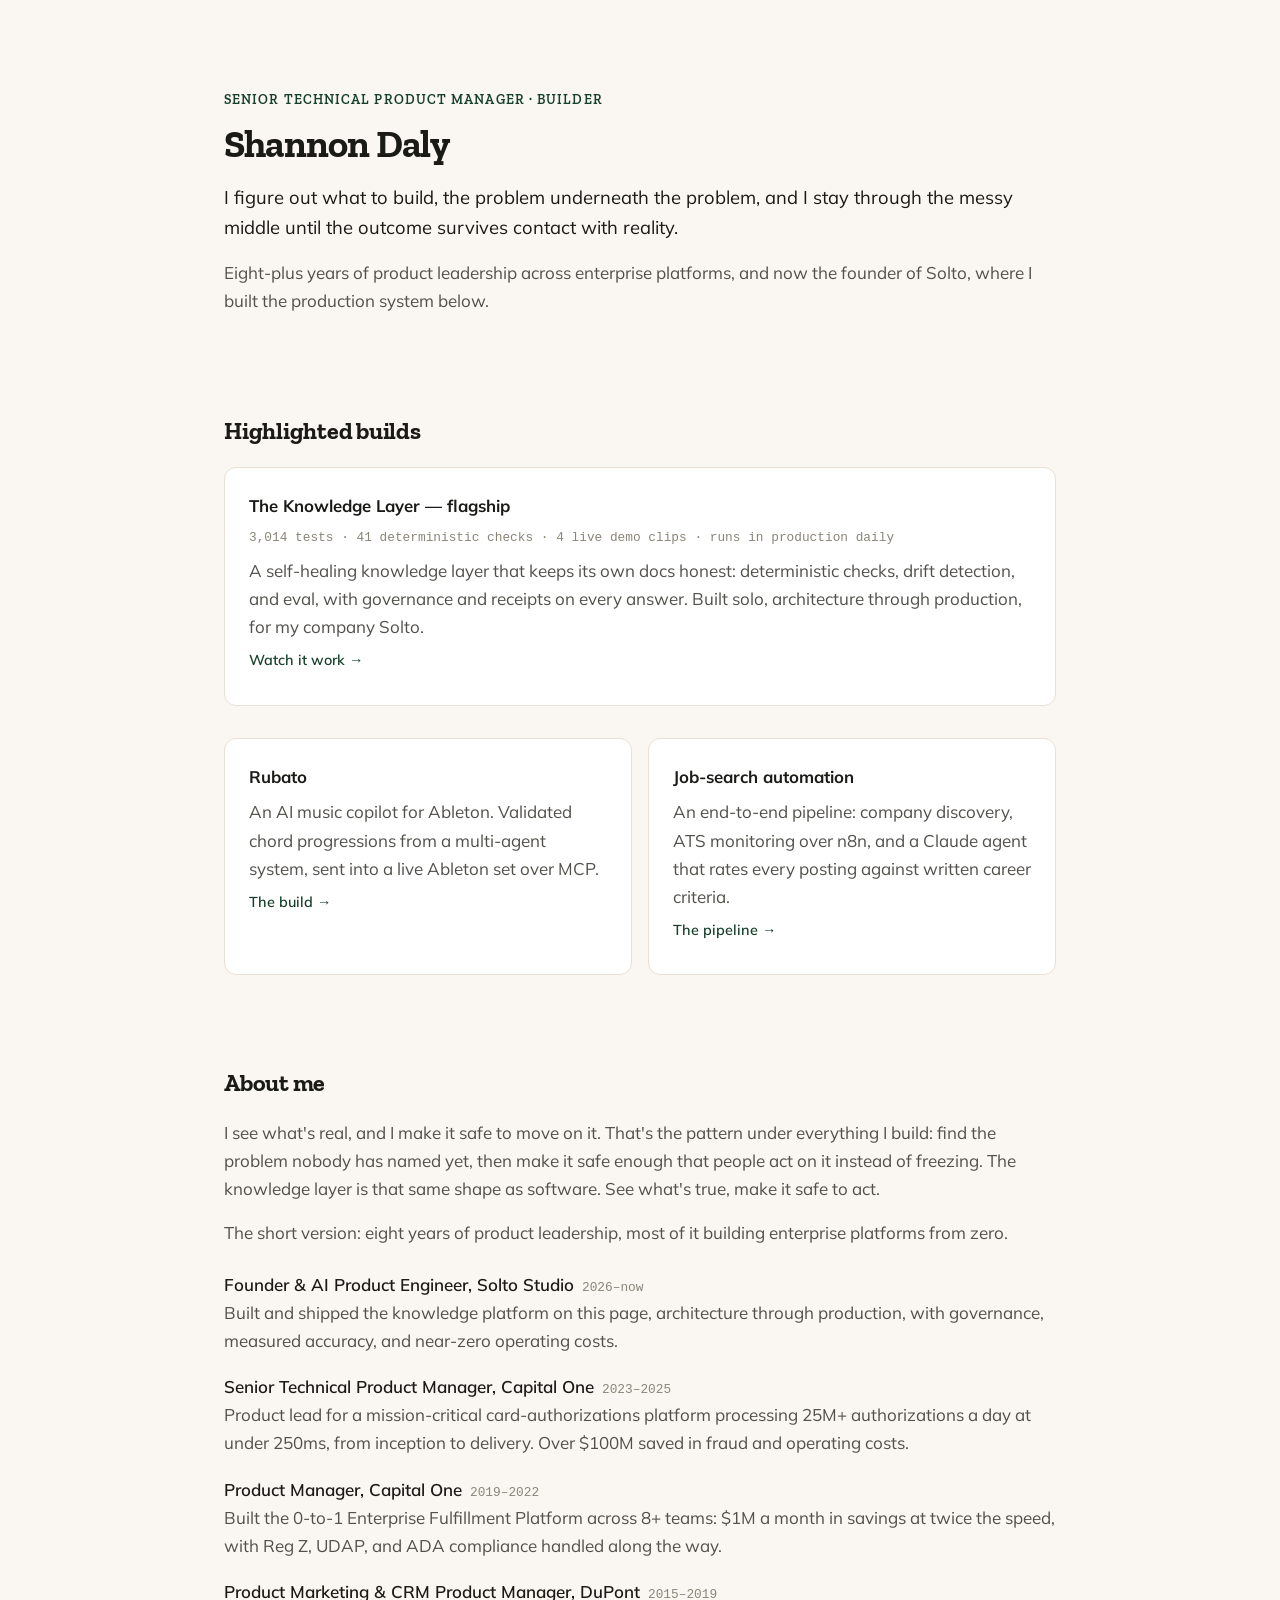
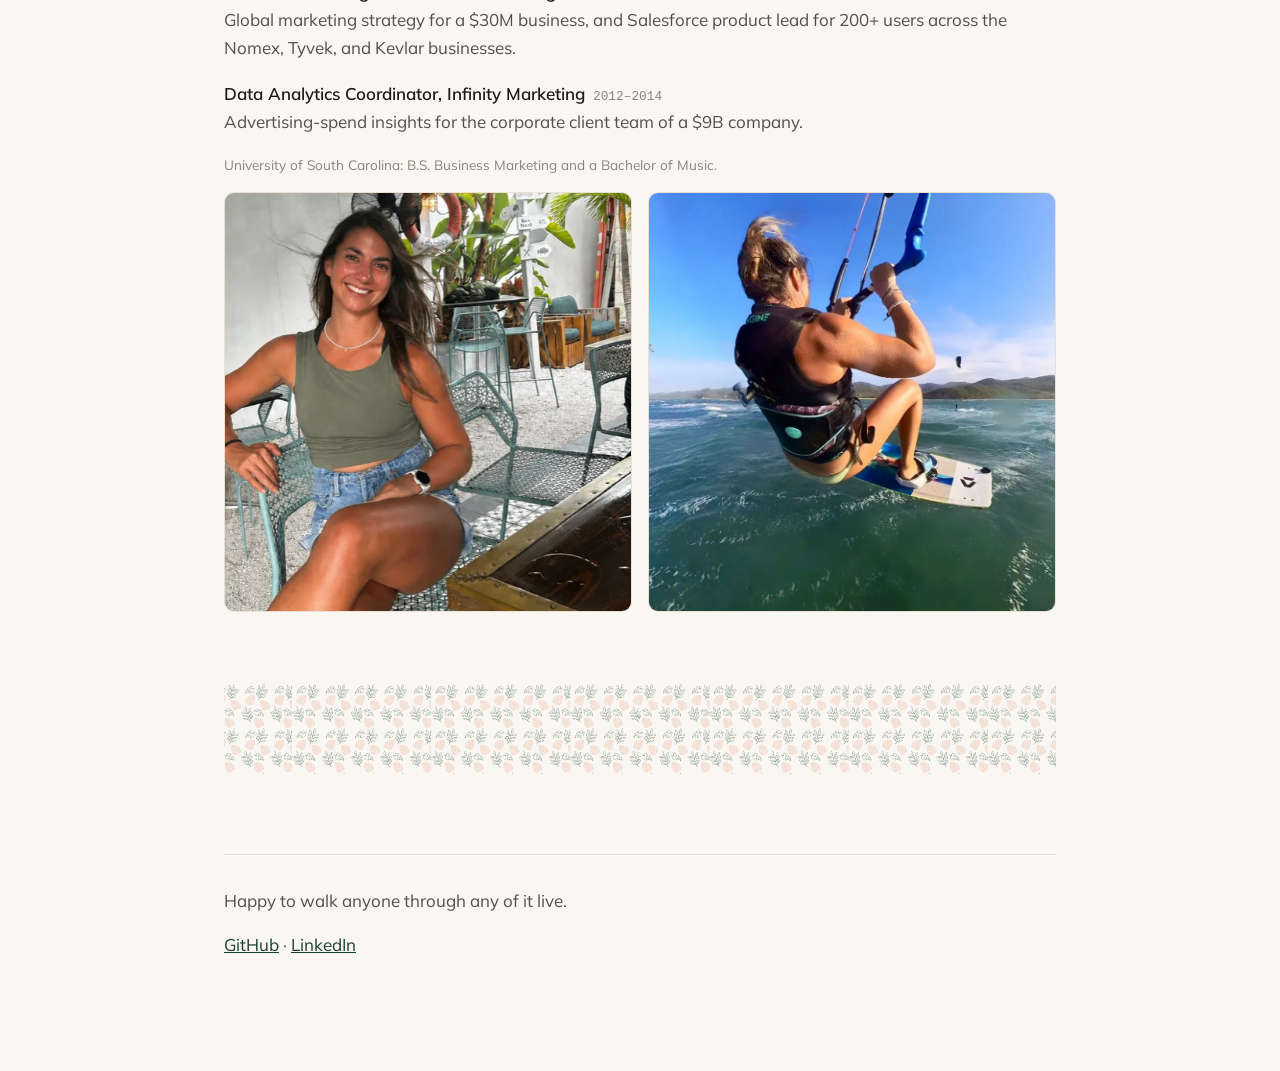
<file: index.html>
<!doctype html>
<html lang="en">
<head>
<meta charset="utf-8">
<meta name="viewport" content="width=device-width, initial-scale=1">
<title>Shannon Daly</title>
<meta name="description" content="Shannon Daly, Senior Technical Product Manager and builder. Highlighted builds: a production self-healing knowledge layer with live demos, Rubato, and an end-to-end job-search machine.">
<link rel="preconnect" href="https://fonts.googleapis.com">
<link rel="preconnect" href="https://fonts.gstatic.com" crossorigin>
<link href="https://fonts.googleapis.com/css2?family=Mulish:wght@400;600;700&family=Zilla+Slab:wght@500;600;700&display=swap" rel="stylesheet">
<link rel="stylesheet" href="/assets/style.css">
</head>
<body>
<main>
<header class="hero">
  <div class="kicker">Senior Technical Product Manager · Builder</div>
  <h1>Shannon Daly</h1>
  <p class="lede" style="margin-top:16px">I figure out what to build, the problem underneath the problem, and I stay through the messy middle until the outcome survives contact with reality.</p>
  <p>Eight-plus years of product leadership across enterprise platforms, and now the founder of Solto, where I built the production system below.</p>
</header>


<h2>Highlighted builds</h2>
<a class="build-card" href="/knowledge-layer/">
  <h3>The Knowledge Layer — flagship</h3>
  <div class="ministats">3,014 tests · 41 deterministic checks · 4 live demo clips · runs in production daily</div>
  <p>A self-healing knowledge layer that keeps its own docs honest: deterministic checks, drift detection, and eval, with governance and receipts on every answer. Built solo, architecture through production, for my company Solto.</p>
  <p class="go">Watch it work →</p>
</a>
<div class="cols">
  <a class="build-card" href="/rubato/">
    <h3>Rubato</h3>
    <p>An AI music copilot for Ableton. Validated chord progressions from a multi-agent system, sent into a live Ableton set over MCP.</p>
    <p class="go">The build →</p>
  </a>
  <a class="build-card" href="/job-search/">
    <h3>Job-search automation</h3>
    <p>An end-to-end pipeline: company discovery, ATS monitoring over n8n, and a Claude agent that rates every posting against written career criteria.</p>
    <p class="go">The pipeline →</p>
  </a>
</div>

<h2>About me</h2>
<p>I see what's real, and I make it safe to move on it. That's the pattern under everything I build: find the problem nobody has named yet, then make it safe enough that people act on it instead of freezing. The knowledge layer is that same shape as software. See what's true, make it safe to act.</p>
<p>The short version: eight years of product leadership, most of it building enterprise platforms from zero.</p>
<ul class="xp">
  <li><span class="role">Founder &amp; AI Product Engineer, Solto Studio</span><span class="yrs">2026–now</span><br>Built and shipped the knowledge platform on this page, architecture through production, with governance, measured accuracy, and near-zero operating costs.</li>
  <li><span class="role">Senior Technical Product Manager, Capital One</span><span class="yrs">2023–2025</span><br>Product lead for a mission-critical card-authorizations platform processing 25M+ authorizations a day at under 250ms, from inception to delivery. Over $100M saved in fraud and operating costs.</li>
  <li><span class="role">Product Manager, Capital One</span><span class="yrs">2019–2022</span><br>Built the 0-to-1 Enterprise Fulfillment Platform across 8+ teams: $1M a month in savings at twice the speed, with Reg Z, UDAP, and ADA compliance handled along the way.</li>
  <li><span class="role">Product Marketing &amp; CRM Product Manager, DuPont</span><span class="yrs">2015–2019</span><br>Global marketing strategy for a $30M business, and Salesforce product lead for 200+ users across the Nomex, Tyvek, and Kevlar businesses.</li>
  <li><span class="role">Data Analytics Coordinator, Infinity Marketing</span><span class="yrs">2012–2014</span><br>Advertising-spend insights for the corporate client team of a $9B company.</li>
</ul>
<p class="note">University of South Carolina: B.S. Business Marketing and a Bachelor of Music.</p>
<div class="cols photos">
  <img src="docs/images/shannon-daly.webp" alt="Shannon Daly" width="518" height="800">
  <img src="docs/images/shannon-kitesurf.webp" alt="Shannon kitesurfing, mid-jump" width="846" height="1000">
</div>


<div class="pattern-band" aria-hidden="true"></div>
<footer>
  <p>Happy to walk anyone through any of it live.</p>
  <p><a href="https://github.com/shannonldaly">GitHub</a> · <a href="https://www.linkedin.com/in/shannon-daly-85306243/">LinkedIn</a></p>
</footer>
</main>
</body>
</html>
</file>
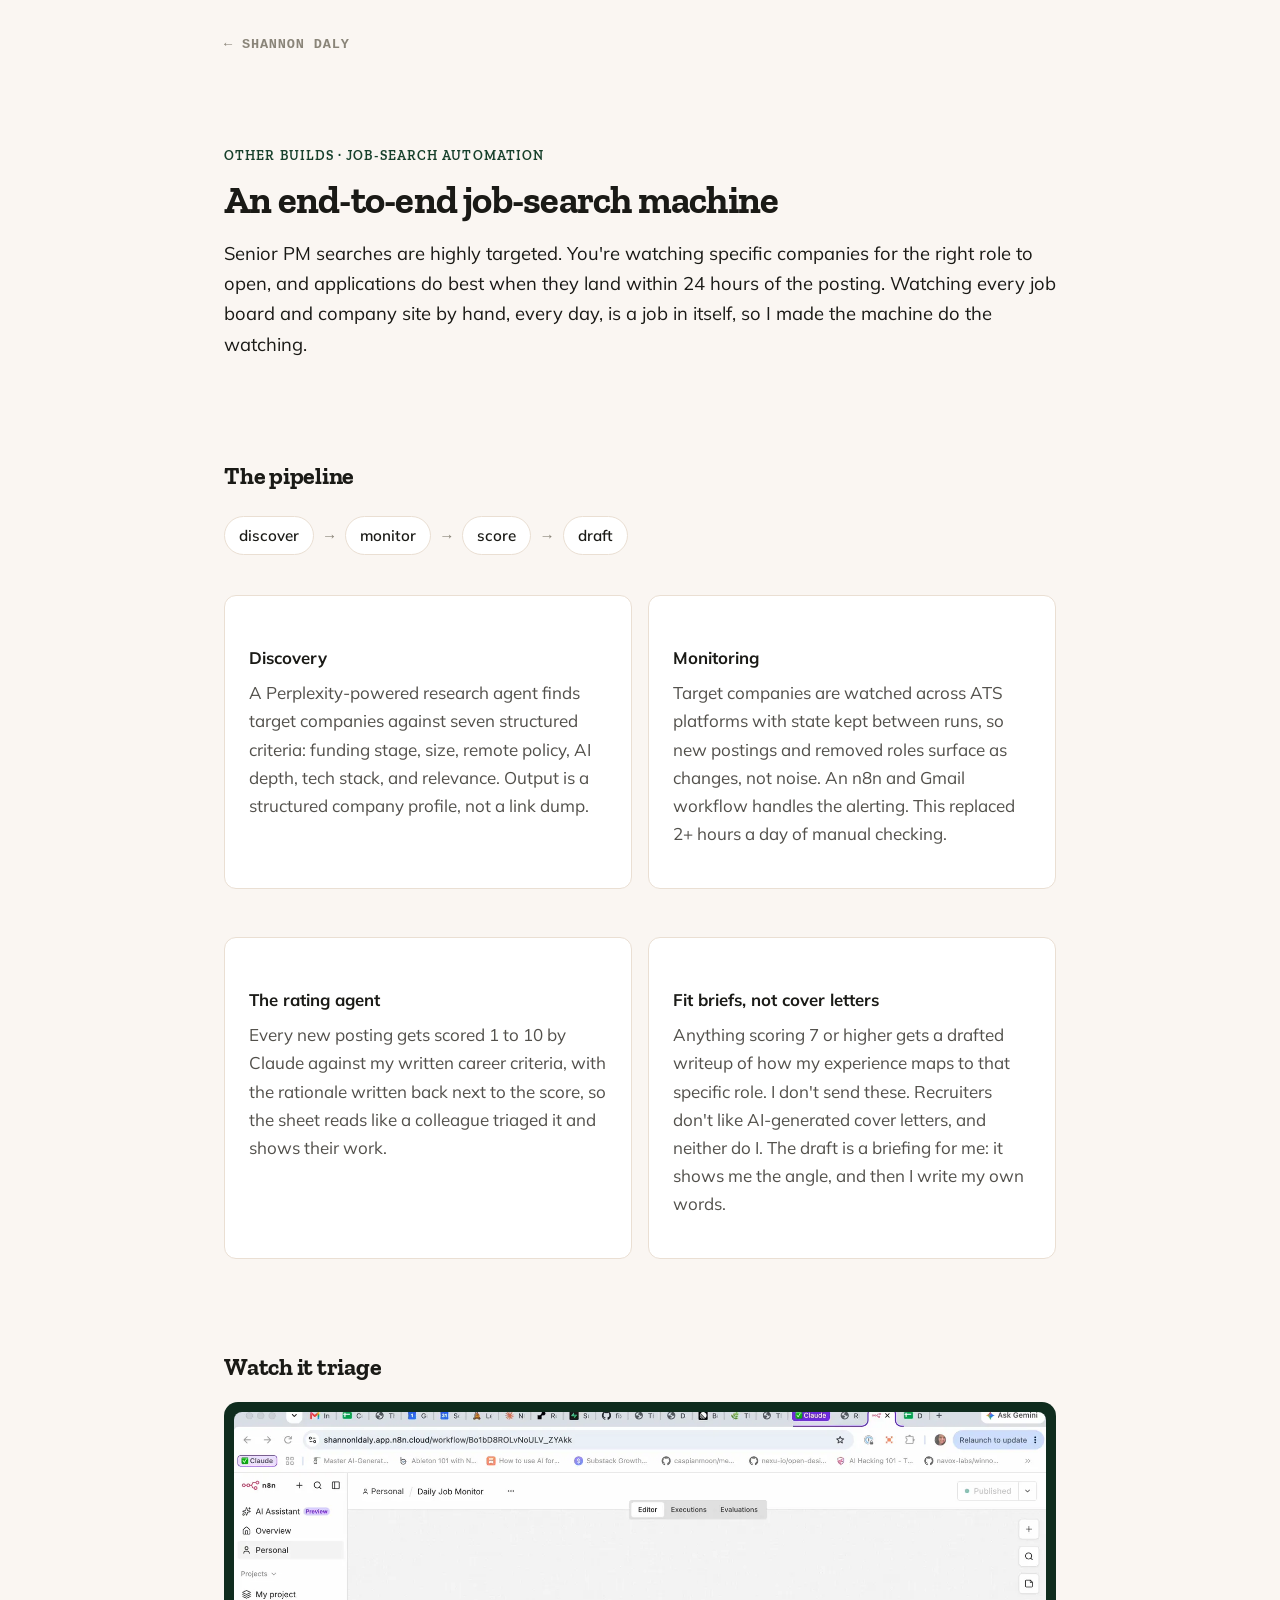
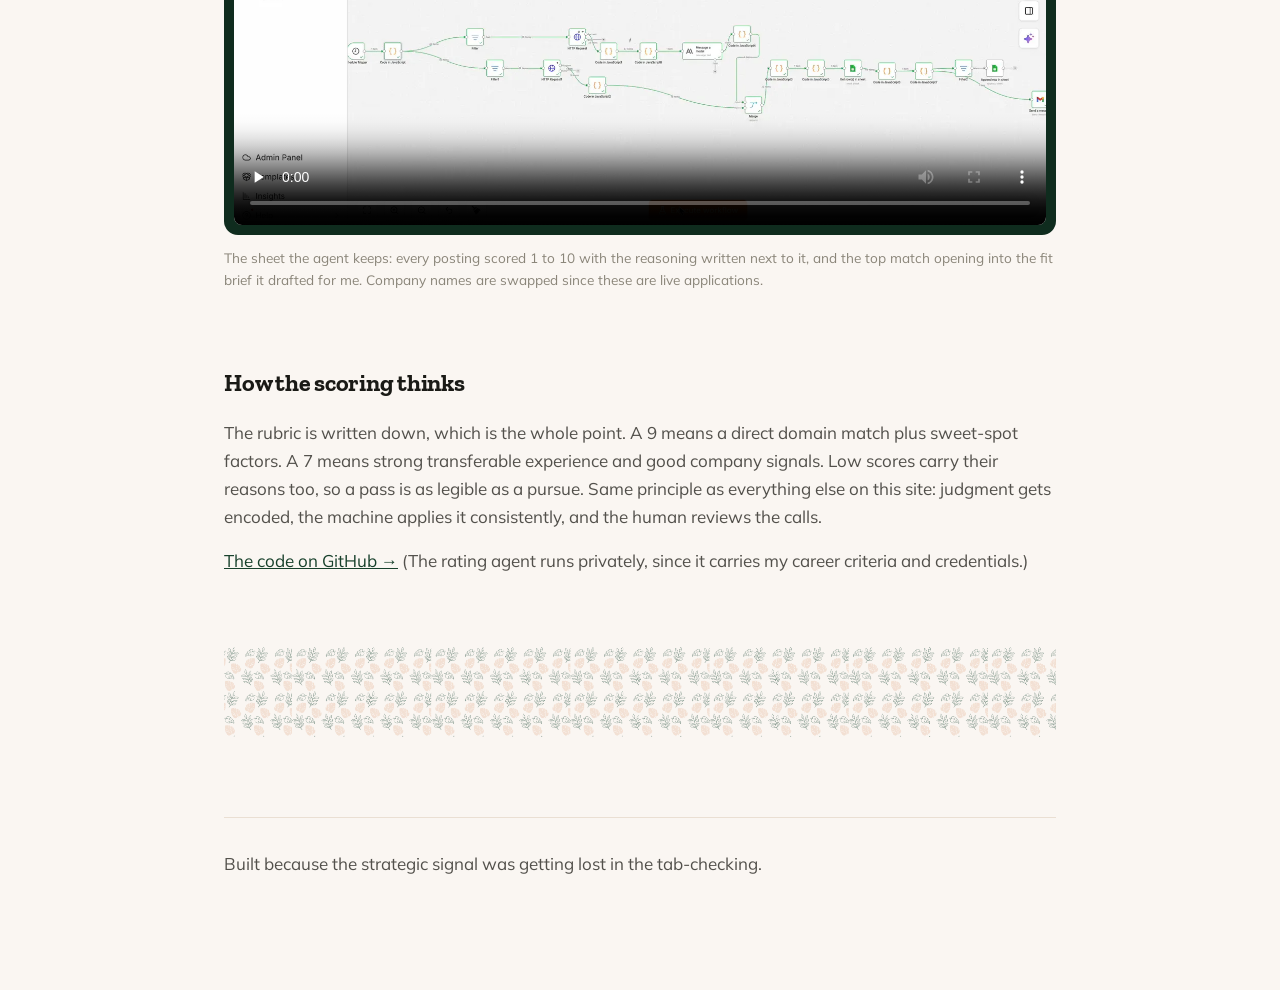
<file: job-search/index.html>
<!doctype html>
<html lang="en">
<head>
<meta charset="utf-8">
<meta name="viewport" content="width=device-width, initial-scale=1">
<title>Job-Search Automation · Shannon Daly</title>
<meta name="description" content="An end-to-end job-search machine: Perplexity-powered discovery, ATS monitoring with n8n and Gmail, and a Claude rating agent that scores postings against written career criteria.">
<link rel="preconnect" href="https://fonts.googleapis.com">
<link rel="preconnect" href="https://fonts.gstatic.com" crossorigin>
<link href="https://fonts.googleapis.com/css2?family=Mulish:wght@400;600;700&family=Zilla+Slab:wght@500;600;700&display=swap" rel="stylesheet">
<link rel="stylesheet" href="/assets/style.css">
</head>
<body>
<nav class="site"><a href="/">← SHANNON DALY</a></nav>
<main>
<header class="hero">
  <div class="kicker">Other builds · Job-search automation</div>
  <h1>An end-to-end job-search machine</h1>
  <p class="lede" style="margin-top:16px">Senior PM searches are highly targeted. You're watching specific companies for the right role to open, and applications do best when they land within 24 hours of the posting. Watching every job board and company site by hand, every day, is a job in itself, so I made the machine do the watching.</p>
</header>

<h2>The pipeline</h2>
<div class="loop">
  <span>discover</span><span class="arrow">→</span>
  <span>monitor</span><span class="arrow">→</span>
  <span>score</span><span class="arrow">→</span>
  <span>draft</span>
</div>
<div class="cols">
  <div class="card"><h3>Discovery</h3><p>A Perplexity-powered research agent finds target companies against seven structured criteria: funding stage, size, remote policy, AI depth, tech stack, and relevance. Output is a structured company profile, not a link dump.</p></div>
  <div class="card"><h3>Monitoring</h3><p>Target companies are watched across ATS platforms with state kept between runs, so new postings and removed roles surface as changes, not noise. An n8n and Gmail workflow handles the alerting. This replaced 2+ hours a day of manual checking.</p></div>
  <div class="card"><h3>The rating agent</h3><p>Every new posting gets scored 1 to 10 by Claude against my written career criteria, with the rationale written back next to the score, so the sheet reads like a colleague triaged it and shows their work.</p></div>
  <div class="card"><h3>Fit briefs, not cover letters</h3><p>Anything scoring 7 or higher gets a drafted writeup of how my experience maps to that specific role. I don't send these. Recruiters don't like AI-generated cover letters, and neither do I. The draft is a briefing for me: it shows me the angle, and then I write my own words.</p></div>
</div>

<h2>Watch it triage</h2>
<div class="demo-block" style="margin-bottom:2rem">
<figure>
  <div class="frame">
    <video controls preload="none" playsinline width="1600" height="814" poster="/docs/media/job-search-flow-poster.webp">
      <source src="/docs/media/job-search-flow.mp4" type="video/mp4">
    </video>
  </div>
  <figcaption>The sheet the agent keeps: every posting scored 1 to 10 with the reasoning written next to it, and the top match opening into the fit brief it drafted for me. Company names are swapped since these are live applications.</figcaption>
</figure>
</div>

<h2>How the scoring thinks</h2>
<p>The rubric is written down, which is the whole point. A 9 means a direct domain match plus sweet-spot factors. A 7 means strong transferable experience and good company signals. Low scores carry their reasons too, so a pass is as legible as a pursue. Same principle as everything else on this site: judgment gets encoded, the machine applies it consistently, and the human reviews the calls.</p>

<p><a href="https://github.com/shannonldaly/job-search-automation">The code on GitHub →</a> (The rating agent runs privately, since it carries my career criteria and credentials.)</p>

<div class="pattern-band" aria-hidden="true"></div>
<footer>
  <p>Built because the strategic signal was getting lost in the tab-checking.</p>
</footer>
</main>
</body>
</html>
</file>
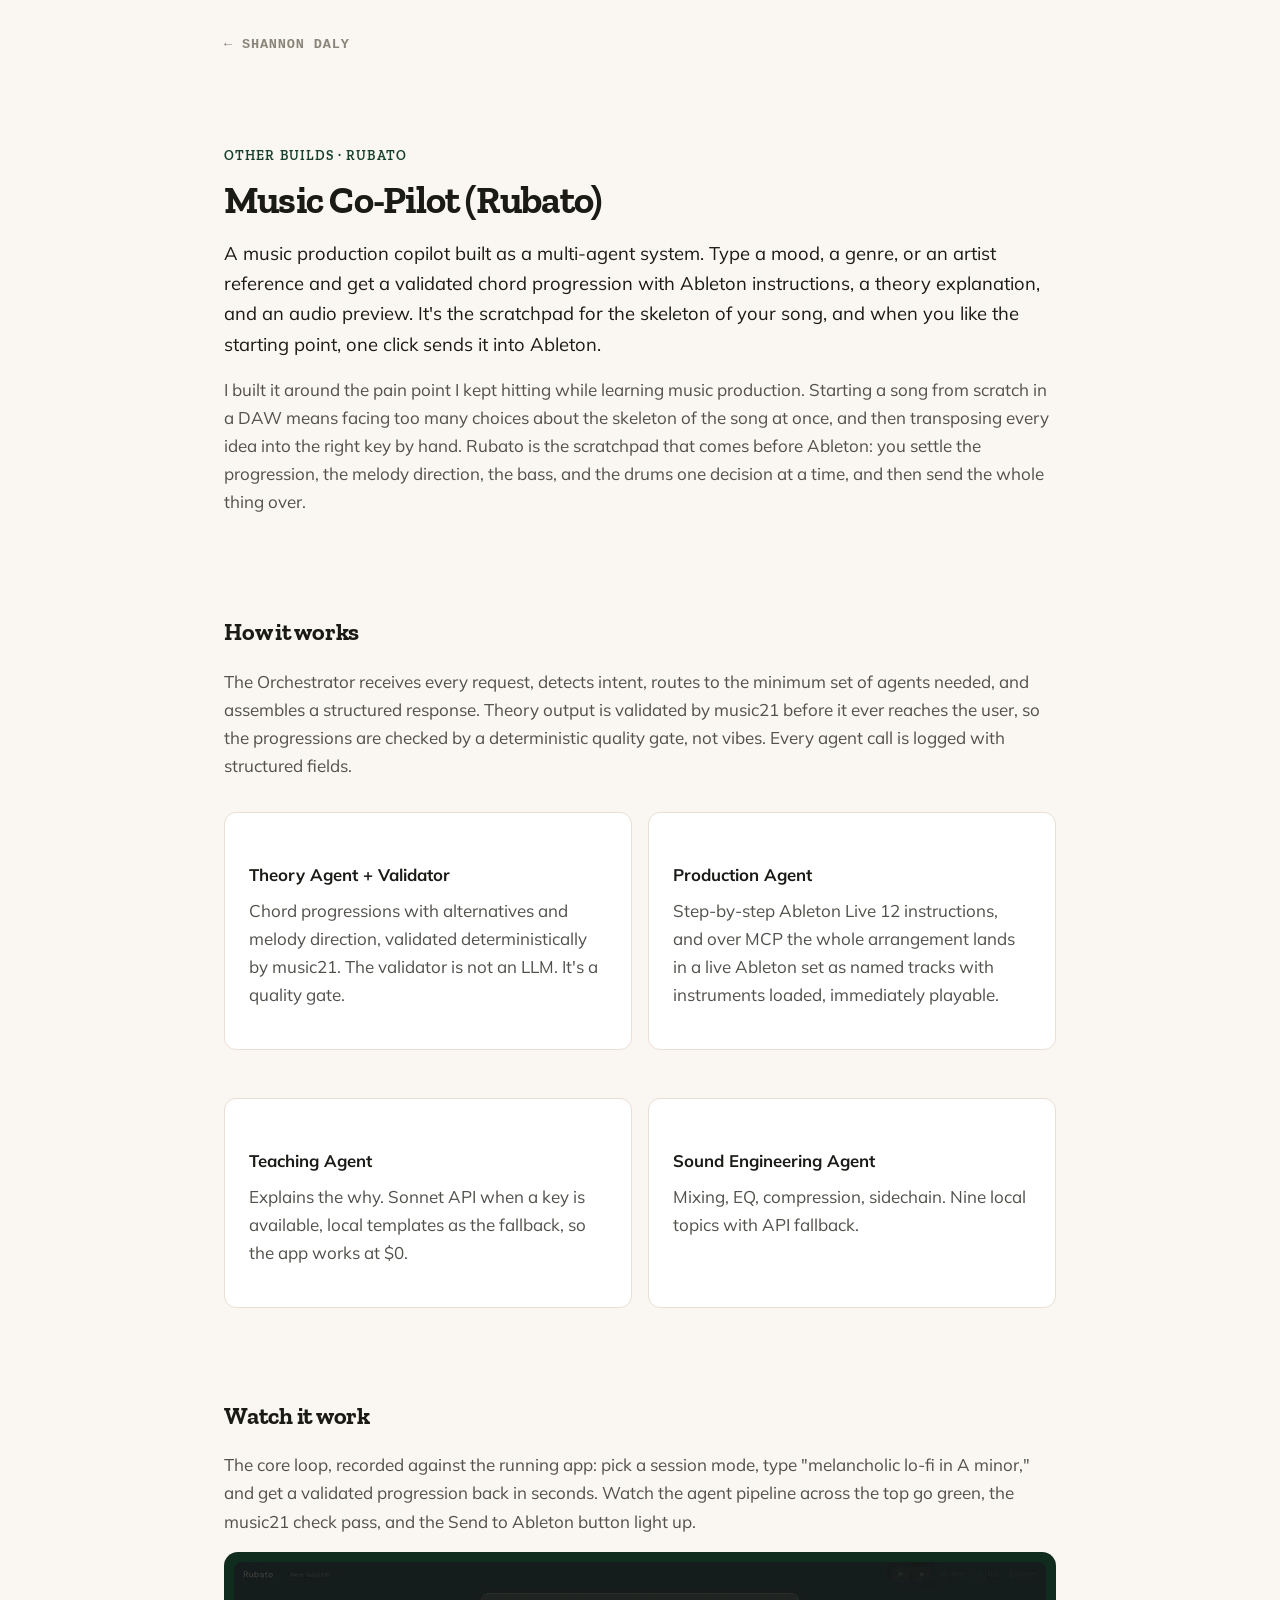
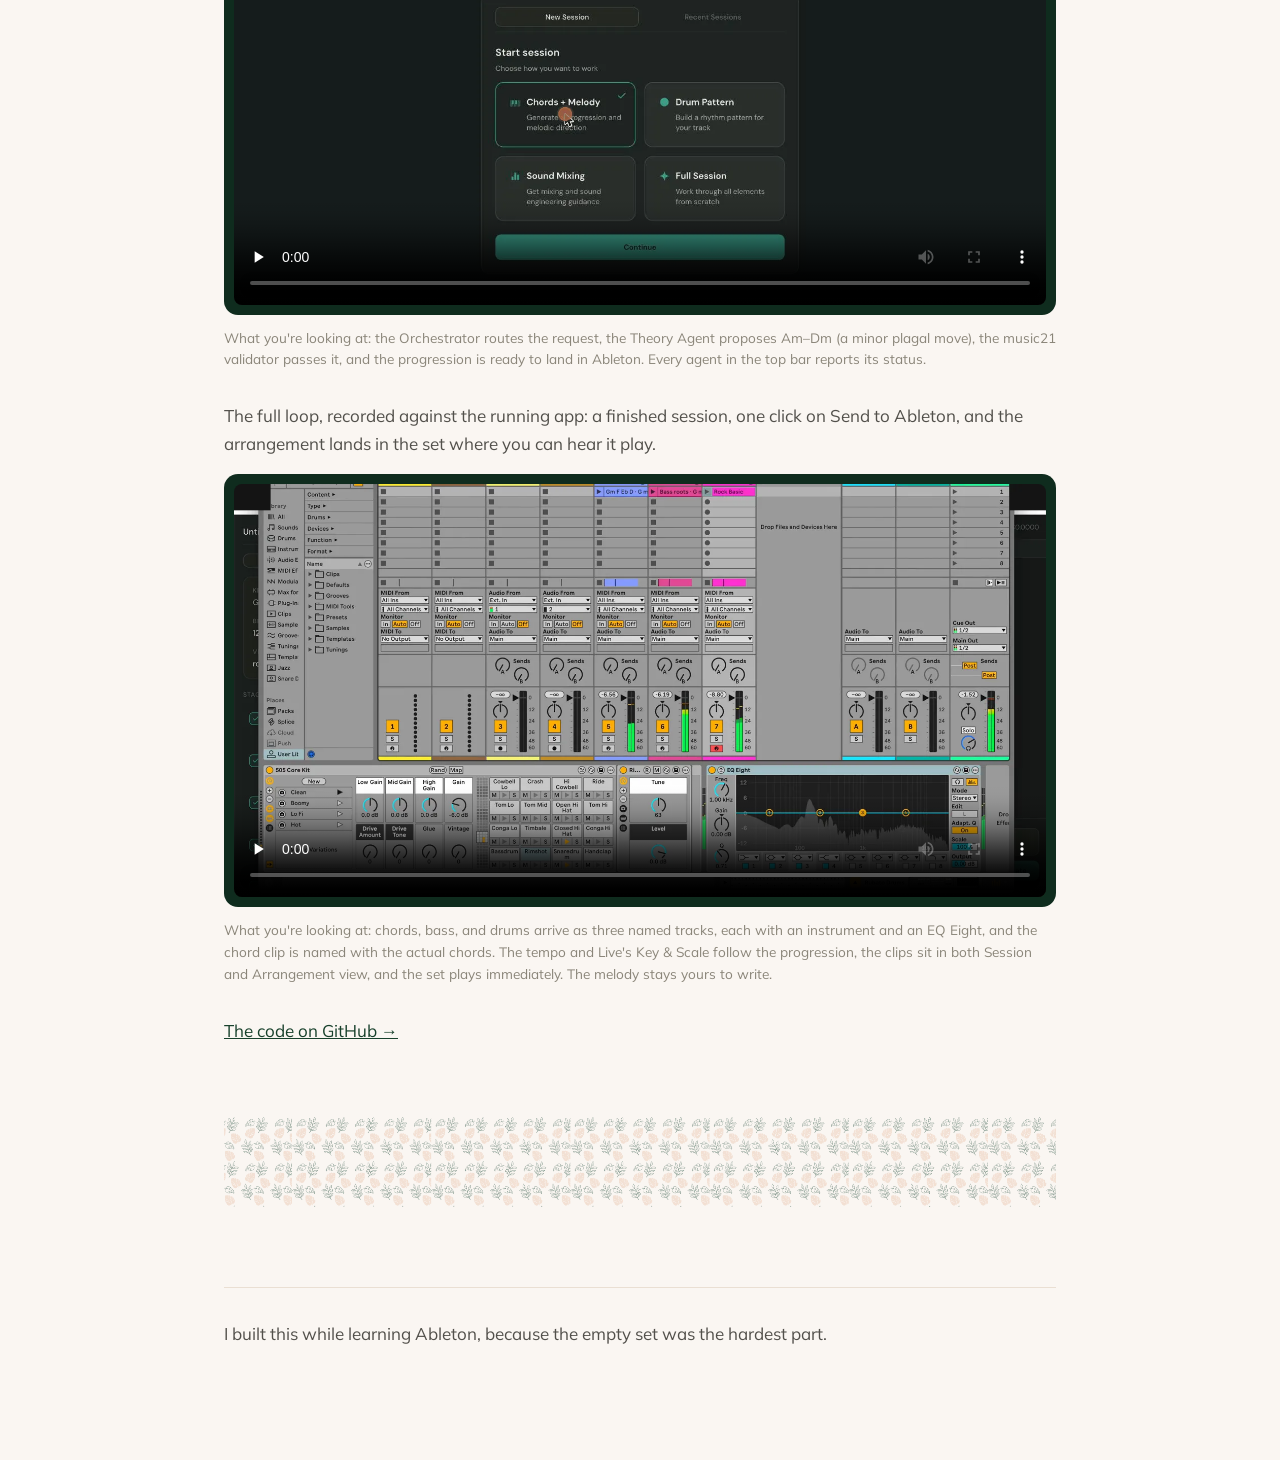
<file: rubato/index.html>
<!doctype html>
<html lang="en">
<head>
<meta charset="utf-8">
<meta name="viewport" content="width=device-width, initial-scale=1">
<title>Rubato · Shannon Daly</title>
<meta name="description" content="Rubato, a music production copilot for Ableton: validated chord progressions from a multi-agent system, with the whole arrangement sent into a live Ableton set over MCP.">
<link rel="preconnect" href="https://fonts.googleapis.com">
<link rel="preconnect" href="https://fonts.gstatic.com" crossorigin>
<link href="https://fonts.googleapis.com/css2?family=Mulish:wght@400;600;700&family=Zilla+Slab:wght@500;600;700&display=swap" rel="stylesheet">
<link rel="stylesheet" href="/assets/style.css">
</head>
<body>
<nav class="site"><a href="/">← SHANNON DALY</a></nav>
<main>
<header class="hero">
  <div class="kicker">Other builds · Rubato</div>
  <h1>Music Co-Pilot (Rubato)</h1>
  <p class="lede" style="margin-top:16px">A music production copilot built as a multi-agent system. Type a mood, a genre, or an artist reference and get a validated chord progression with Ableton instructions, a theory explanation, and an audio preview. It's the scratchpad for the skeleton of your song, and when you like the starting point, one click sends it into Ableton.</p>
  <p>I built it around the pain point I kept hitting while learning music production. Starting a song from scratch in a DAW means facing too many choices about the skeleton of the song at once, and then transposing every idea into the right key by hand. Rubato is the scratchpad that comes before Ableton: you settle the progression, the melody direction, the bass, and the drums one decision at a time, and then send the whole thing over.</p>
</header>

<h2>How it works</h2>
<p>The Orchestrator receives every request, detects intent, routes to the minimum set of agents needed, and assembles a structured response. Theory output is validated by music21 before it ever reaches the user, so the progressions are checked by a deterministic quality gate, not vibes. Every agent call is logged with structured fields.</p>
<div class="cols">
  <div class="card"><h3>Theory Agent + Validator</h3><p>Chord progressions with alternatives and melody direction, validated deterministically by music21. The validator is not an LLM. It's a quality gate.</p></div>
  <div class="card"><h3>Production Agent</h3><p>Step-by-step Ableton Live 12 instructions, and over MCP the whole arrangement lands in a live Ableton set as named tracks with instruments loaded, immediately playable.</p></div>
  <div class="card"><h3>Teaching Agent</h3><p>Explains the why. Sonnet API when a key is available, local templates as the fallback, so the app works at $0.</p></div>
  <div class="card"><h3>Sound Engineering Agent</h3><p>Mixing, EQ, compression, sidechain. Nine local topics with API fallback.</p></div>
</div>

<h2>Watch it work</h2>
<p>The core loop, recorded against the running app: pick a session mode, type "melancholic lo-fi in A minor," and get a validated progression back in seconds. Watch the agent pipeline across the top go green, the music21 check pass, and the Send to Ableton button light up.</p>
<div class="demo-block" style="margin-bottom:2rem">
<figure>
  <div class="frame">
    <video controls preload="none" playsinline width="1432" height="604" poster="/docs/media/rubato-core-loop-poster.webp">
      <source src="/docs/media/rubato-core-loop.mp4" type="video/mp4">
    </video>
  </div>
  <figcaption>What you're looking at: the Orchestrator routes the request, the Theory Agent proposes Am–Dm (a minor plagal move), the music21 validator passes it, and the progression is ready to land in Ableton. Every agent in the top bar reports its status.</figcaption>
</figure>
</div>
<p>The full loop, recorded against the running app: a finished session, one click on Send to Ableton, and the arrangement lands in the set where you can hear it play.</p>
<div class="demo-block" style="margin-bottom:2rem">
<figure>
  <div class="frame">
    <video controls preload="none" playsinline width="1600" height="814" poster="/docs/media/rubato-arrangement-poster.webp">
      <source src="/docs/media/rubato-arrangement.mp4" type="video/mp4">
    </video>
  </div>
  <figcaption>What you're looking at: chords, bass, and drums arrive as three named tracks, each with an instrument and an EQ Eight, and the chord clip is named with the actual chords. The tempo and Live's Key &amp; Scale follow the progression, the clips sit in both Session and Arrangement view, and the set plays immediately. The melody stays yours to write.</figcaption>
</figure>
</div>

<p><a href="https://github.com/shannonldaly/music-copilot">The code on GitHub →</a></p>

<div class="pattern-band" aria-hidden="true"></div>
<footer>
  <p>I built this while learning Ableton, because the empty set was the hardest part.</p>
</footer>
</main>
</body>
</html>
</file>
<file: assets/style.css>
:root {
    --bg: #faf6f2; --surface: #ffffff; --ink: #1a1a16; --ink-2: #52504b;
    --ink-3: #8a8579; --line: #eadfd3; --accent: #17402b; --accent-2: #eacab7;
    --accent-3: #94c8c4; --accent-ink: #ffffff;
    --code-bg: #0f2c1e; --code-ink: #dde8df;
  }
  @media (prefers-color-scheme: dark) {
    :root {
      --bg: #0f2b1d; --surface: #17402b; --ink: #f4ece4; --ink-2: #d8cdc0;
      --ink-3: #a3b3a6; --line: #24503a; --accent: #eacab7; --accent-2: #eacab7;
      --accent-3: #94c8c4; --accent-ink: #17402b;
      --code-bg: #0a2015; --code-ink: #dde8df;
    }
  }
  * { box-sizing: border-box; margin: 0; }
  body {
    background: var(--bg); color: var(--ink);
    font: 17px/1.65 "Avenir Next", Avenir, Mulish, -apple-system, "Segoe UI", sans-serif;
  }
  h1, h2, .demo-block h3, .hero .kicker { font-family: Kefa, "Zilla Slab", Georgia, serif; }
  main { max-width: 880px; margin: 0 auto; padding: 0 24px 96px; }
  a { color: var(--accent); }
  h1 { font-size: 2.4rem; line-height: 1.15; letter-spacing: -0.02em; }
  h2 { font-size: 1.5rem; margin: 72px 0 16px; letter-spacing: -0.01em; }
  h2.flagship { font-size: 2rem; line-height: 1.15; margin: 12px 0 16px; }
  .flagship-kicker { color: var(--accent); font-weight: 600; font-size: .85rem;
    text-transform: uppercase; letter-spacing: .08em; margin: 88px 0 0; }
  h3 { font-size: 1.05rem; margin: 24px 0 8px; }
  p { margin: 0 0 16px; color: var(--ink-2); }
  p.lede { font-size: 1.15rem; color: var(--ink); }
  header.hero { padding: 88px 0 8px; }
  .kicker { color: var(--accent); font-weight: 600; font-size: .85rem;
    text-transform: uppercase; letter-spacing: .08em; margin-bottom: 12px; }
  .stats { display: grid; grid-template-columns: repeat(auto-fit, minmax(150px, 1fr));
    gap: 12px; margin: 40px 0 8px; }
  .stat { background: var(--surface); border: 1px solid var(--line);
    border-radius: 10px; padding: 16px 18px; }
  .stat .label { font-size: .8rem; color: var(--ink-3); margin-bottom: 4px; }
  .stat .value { font-size: 1.7rem; font-weight: 600; }
  .asof { font-size: .8rem; color: var(--ink-3); margin-bottom: 40px; }
  .loop { display: flex; flex-wrap: wrap; gap: 8px; align-items: center;
    margin: 20px 0 24px; font-weight: 600; font-size: .95rem; }
  .loop span { background: var(--surface); border: 1px solid var(--line);
    border-radius: 999px; padding: 6px 14px; }
  .loop .arrow { border: 0; background: none; color: var(--ink-3); padding: 0; }
  pre.term { background: var(--code-bg); color: var(--code-ink); border-radius: 10px;
    padding: 20px; overflow-x: auto; font: 13px/1.6 ui-monospace, "SF Mono", Menlo,
    Consolas, monospace; margin: 16px 0 8px; }
  pre.term .q { color: #94c8c4; } pre.term .ok { color: #8fd0a0; }
  .note { font-size: .85rem; color: var(--ink-3); }
  ul { padding-left: 20px; color: var(--ink-2); margin: 0 0 16px; }
  li { margin-bottom: 8px; }
  .card { background: var(--surface); border: 1px solid var(--line);
    border-radius: 12px; padding: 24px; margin: 16px 0; }
  .placeholder { border: 2px dashed var(--line); border-radius: 12px;
    padding: 24px; color: var(--ink-3); font-size: .9rem; margin: 16px 0; }
  ul.xp { list-style: none; padding: 0; margin: 24px 0 8px; }
  ul.xp li { margin: 0 0 18px; padding-left: 0; }
  ul.xp .role { font-weight: 600; color: var(--ink); }
  ul.xp .yrs { font: 500 .8rem/1 ui-monospace, "SF Mono", Menlo, Consolas, monospace;
    color: var(--ink-3); margin-left: 8px; white-space: nowrap; }
  .cols { display: grid; grid-template-columns: 1fr 1fr; gap: 16px; }
  @media (max-width: 640px) { .cols { grid-template-columns: 1fr; } }
  footer { border-top: 1px solid var(--line); margin-top: 80px; padding-top: 32px;
    color: var(--ink-2); }
  .pattern-band { height: 90px; margin-top: 72px; opacity: .5;
    background: url(/docs/images/solto-pattern.webp) repeat-x center / auto 180px; }
  @media (prefers-color-scheme: dark) { .pattern-band { display: none; } }
  img { max-width: 100%; height: auto; border-radius: 10px; border: 1px solid var(--line); }
  .photos img { width: 100%; height: 420px; object-fit: cover; }
  .demo-block { margin: 0 0 6rem; }
  .demo-block:last-of-type { margin-bottom: 3rem; }
  .demo-block .step { font: 600 .85rem/1 ui-monospace, "SF Mono", Menlo, Consolas,
    monospace; color: var(--accent); letter-spacing: .1em; margin-bottom: 10px; }
  .demo-block h3 { font-size: 1.35rem; margin: 0 0 10px; letter-spacing: -0.01em; }
  .demo-block .dur { font: 500 .85rem/1 ui-monospace, "SF Mono", Menlo, Consolas,
    monospace; color: var(--ink-3); margin-left: 10px; white-space: nowrap; }
  .demo-block figure { margin: 0; }
  .demo-block .frame { background: var(--code-bg); border-radius: 14px; padding: 10px; }
  .demo-block video { display: block; width: 100%; height: auto; border-radius: 8px; }
  .demo-block figcaption { font-size: .85rem; color: var(--ink-3);
    line-height: 1.6; margin-top: 12px; }
  ul.unlock { list-style: none; padding: 0; margin: 20px 0 8px;
    display: grid; grid-template-columns: 1fr 1fr; gap: 10px 24px; }
  @media (max-width: 640px) { ul.unlock { grid-template-columns: 1fr; } }
  ul.unlock li { margin: 0; padding: 10px 0 10px 18px; color: var(--ink-2);
    border-left: 3px solid var(--accent-2); }
  .closer { font-family: Kefa, "Zilla Slab", Georgia, serif; font-size: 1.25rem;
    color: var(--ink); margin: 28px 0 0; }

  nav.site { max-width: 880px; margin: 0 auto; padding: 28px 24px 0; }
  nav.site a { color: var(--ink-3); text-decoration: none; font: 600 .85rem/1 ui-monospace, "SF Mono", Menlo, Consolas, monospace; letter-spacing: .06em; }
  nav.site a:hover { color: var(--accent); }
  .build-card { background: var(--surface); border: 1px solid var(--line); border-radius: 12px; padding: 24px; margin: 16px 0; display: block; text-decoration: none; }
  .build-card h3 { margin-top: 0; color: var(--ink); }
  .build-card p { margin-bottom: 8px; }
  .build-card .go { color: var(--accent); font-weight: 600; font-size: .9rem; }
  .build-card:hover { border-color: var(--accent); }
  .ministats { font: 500 .8rem/1.5 ui-monospace, "SF Mono", Menlo, Consolas, monospace; color: var(--ink-3); margin: 8px 0 10px; }
</file>
